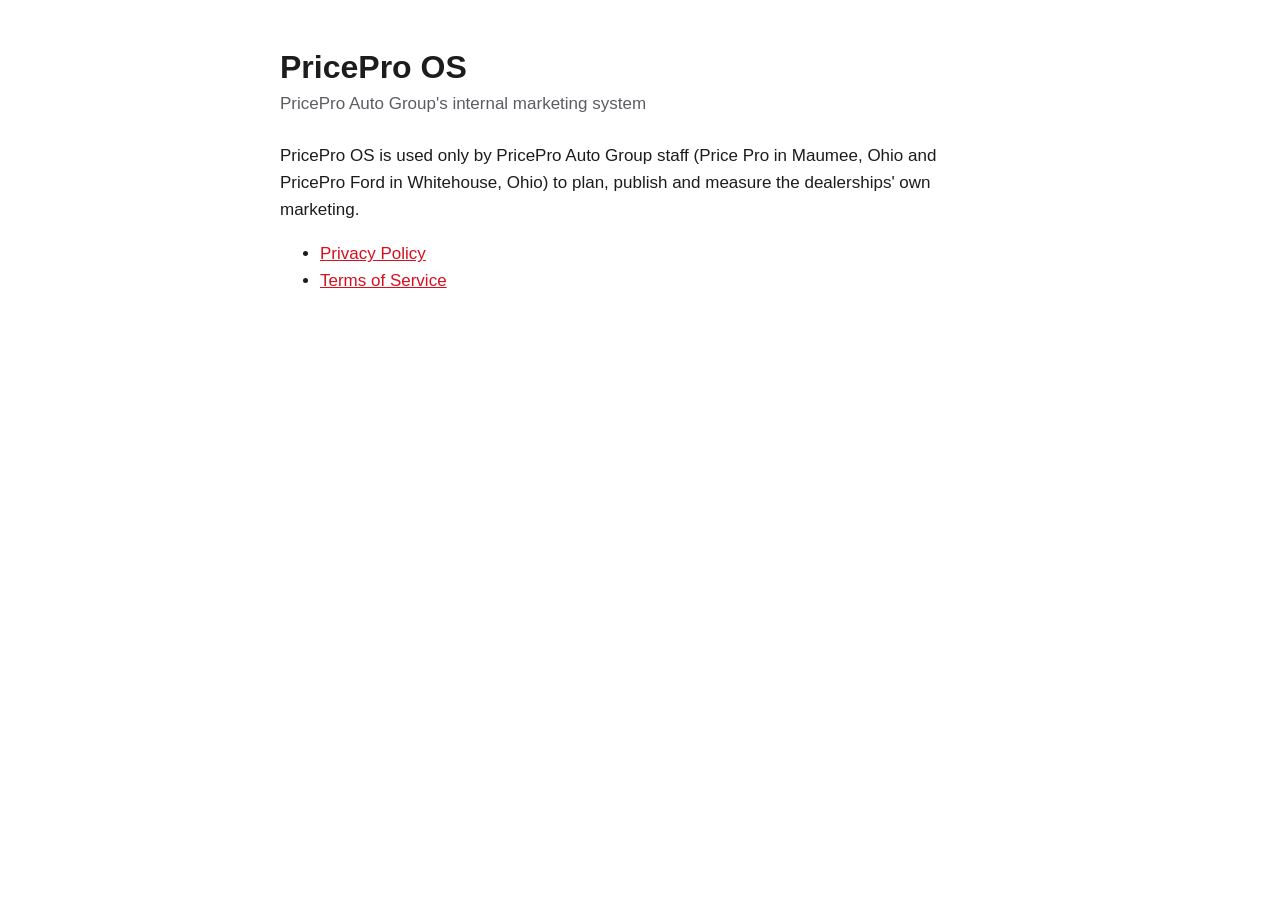
<file: index.html>
<!doctype html>
<html lang="en"><head><meta charset="utf-8"><meta name="viewport" content="width=device-width, initial-scale=1">
<title>PricePro OS</title><link rel="stylesheet" href="style.css"></head>
<body><main>
<h1>PricePro OS</h1>
<p class="meta">PricePro Auto Group's internal marketing system</p>
<p>PricePro OS is used only by PricePro Auto Group staff (Price Pro in Maumee, Ohio and PricePro Ford in Whitehouse, Ohio) to plan, publish and measure the dealerships' own marketing.</p>
<ul><li><a href="privacy.html">Privacy Policy</a></li><li><a href="terms.html">Terms of Service</a></li></ul>
</main></body></html>
</file>
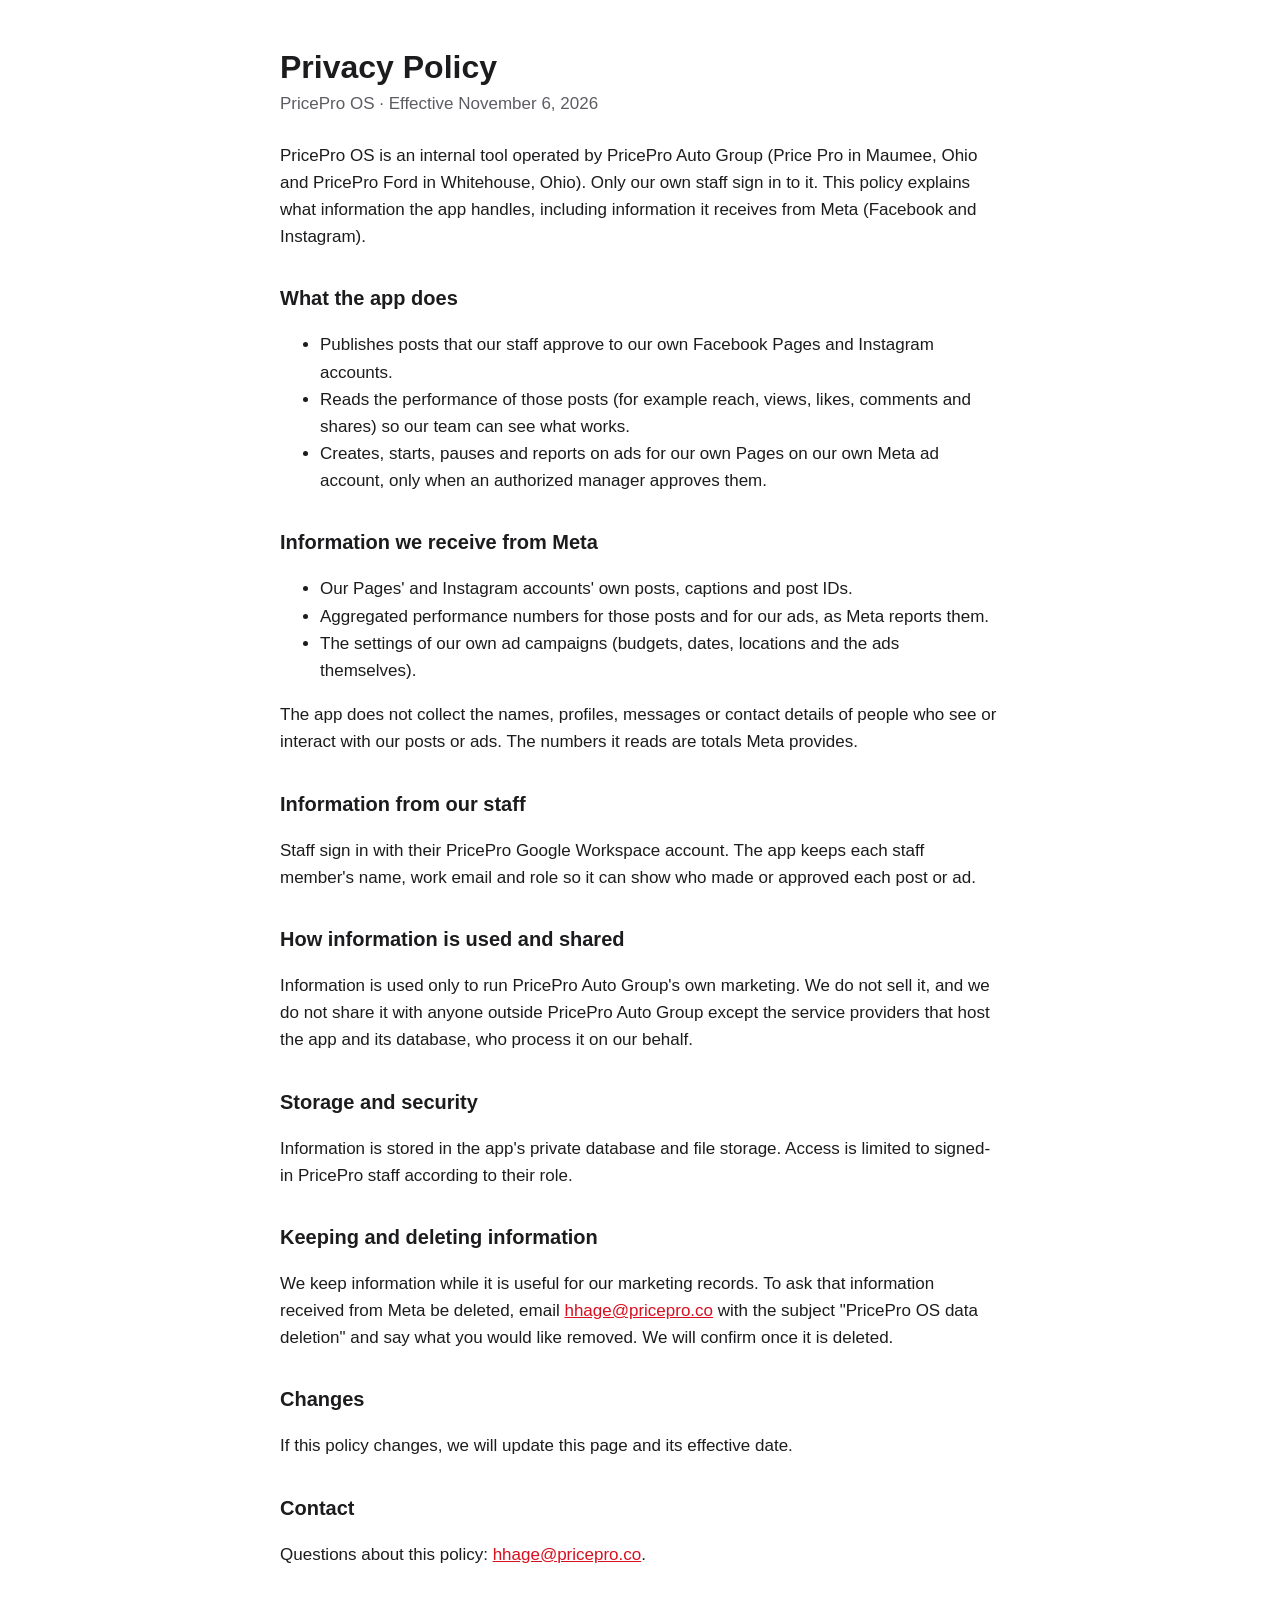
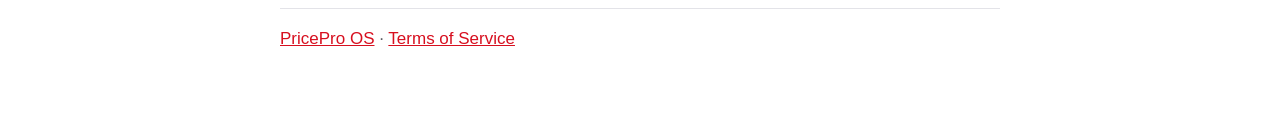
<file: privacy.html>
<!doctype html>
<html lang="en"><head><meta charset="utf-8"><meta name="viewport" content="width=device-width, initial-scale=1">
<title>PricePro OS Privacy Policy</title><link rel="stylesheet" href="style.css"></head>
<body><main>
<h1>Privacy Policy</h1>
<p class="meta">PricePro OS · Effective November 6, 2026</p>

<p>PricePro OS is an internal tool operated by PricePro Auto Group (Price Pro in Maumee, Ohio and PricePro Ford in Whitehouse, Ohio). Only our own staff sign in to it. This policy explains what information the app handles, including information it receives from Meta (Facebook and Instagram).</p>

<h2>What the app does</h2>
<ul>
<li>Publishes posts that our staff approve to our own Facebook Pages and Instagram accounts.</li>
<li>Reads the performance of those posts (for example reach, views, likes, comments and shares) so our team can see what works.</li>
<li>Creates, starts, pauses and reports on ads for our own Pages on our own Meta ad account, only when an authorized manager approves them.</li>
</ul>

<h2>Information we receive from Meta</h2>
<ul>
<li>Our Pages' and Instagram accounts' own posts, captions and post IDs.</li>
<li>Aggregated performance numbers for those posts and for our ads, as Meta reports them.</li>
<li>The settings of our own ad campaigns (budgets, dates, locations and the ads themselves).</li>
</ul>
<p>The app does not collect the names, profiles, messages or contact details of people who see or interact with our posts or ads. The numbers it reads are totals Meta provides.</p>

<h2>Information from our staff</h2>
<p>Staff sign in with their PricePro Google Workspace account. The app keeps each staff member's name, work email and role so it can show who made or approved each post or ad.</p>

<h2>How information is used and shared</h2>
<p>Information is used only to run PricePro Auto Group's own marketing. We do not sell it, and we do not share it with anyone outside PricePro Auto Group except the service providers that host the app and its database, who process it on our behalf.</p>

<h2>Storage and security</h2>
<p>Information is stored in the app's private database and file storage. Access is limited to signed-in PricePro staff according to their role.</p>

<h2>Keeping and deleting information</h2>
<p>We keep information while it is useful for our marketing records. To ask that information received from Meta be deleted, email <a href="mailto:hhage@pricepro.co">hhage@pricepro.co</a> with the subject "PricePro OS data deletion" and say what you would like removed. We will confirm once it is deleted.</p>

<h2>Changes</h2>
<p>If this policy changes, we will update this page and its effective date.</p>

<h2>Contact</h2>
<p>Questions about this policy: <a href="mailto:hhage@pricepro.co">hhage@pricepro.co</a>.</p>

<nav><a href="index.html">PricePro OS</a> · <a href="terms.html">Terms of Service</a></nav>
</main></body></html>
</file>
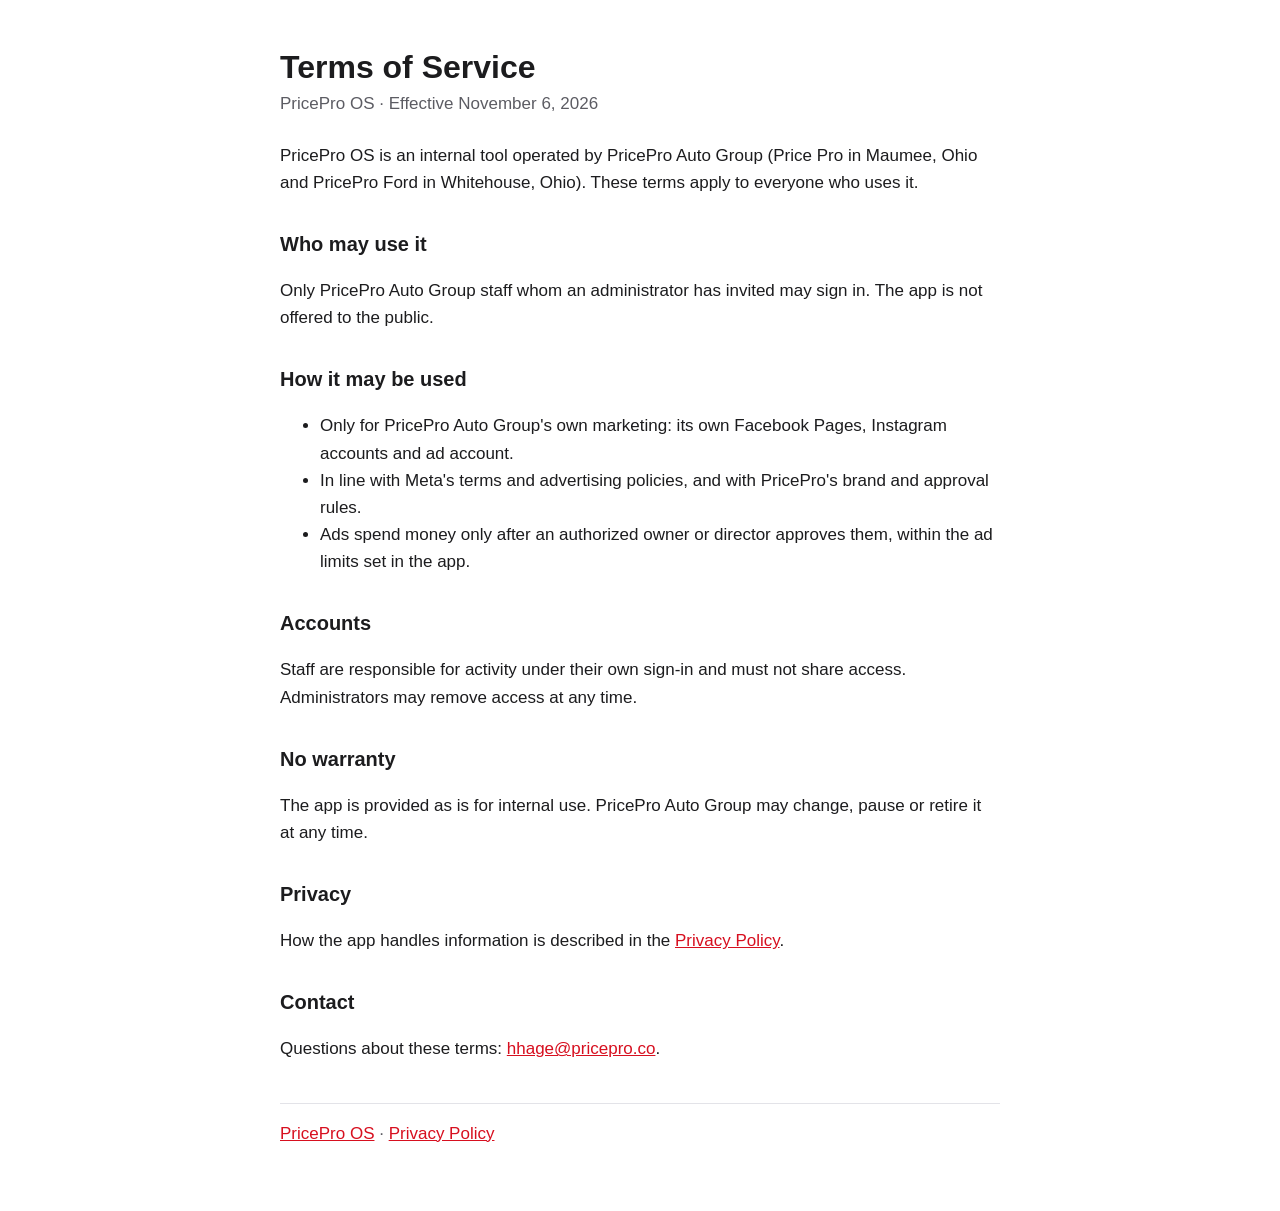
<file: terms.html>
<!doctype html>
<html lang="en"><head><meta charset="utf-8"><meta name="viewport" content="width=device-width, initial-scale=1">
<title>PricePro OS Terms of Service</title><link rel="stylesheet" href="style.css"></head>
<body><main>
<h1>Terms of Service</h1>
<p class="meta">PricePro OS · Effective November 6, 2026</p>

<p>PricePro OS is an internal tool operated by PricePro Auto Group (Price Pro in Maumee, Ohio and PricePro Ford in Whitehouse, Ohio). These terms apply to everyone who uses it.</p>

<h2>Who may use it</h2>
<p>Only PricePro Auto Group staff whom an administrator has invited may sign in. The app is not offered to the public.</p>

<h2>How it may be used</h2>
<ul>
<li>Only for PricePro Auto Group's own marketing: its own Facebook Pages, Instagram accounts and ad account.</li>
<li>In line with Meta's terms and advertising policies, and with PricePro's brand and approval rules.</li>
<li>Ads spend money only after an authorized owner or director approves them, within the ad limits set in the app.</li>
</ul>

<h2>Accounts</h2>
<p>Staff are responsible for activity under their own sign-in and must not share access. Administrators may remove access at any time.</p>

<h2>No warranty</h2>
<p>The app is provided as is for internal use. PricePro Auto Group may change, pause or retire it at any time.</p>

<h2>Privacy</h2>
<p>How the app handles information is described in the <a href="privacy.html">Privacy Policy</a>.</p>

<h2>Contact</h2>
<p>Questions about these terms: <a href="mailto:hhage@pricepro.co">hhage@pricepro.co</a>.</p>

<nav><a href="index.html">PricePro OS</a> · <a href="privacy.html">Privacy Policy</a></nav>
</main></body></html>
</file>
<file: style.css>
:root { color-scheme: light dark; --text: #1c1c1e; --muted: #5c5c63; --bg: #ffffff; --rule: #e3e3e8; }
@media (prefers-color-scheme: dark) { :root { --text: #f2f2f7; --muted: #a1a1aa; --bg: #111113; --rule: #2c2c30; } }
body { margin: 0; background: var(--bg); color: var(--text); font: 17px/1.6 -apple-system, BlinkMacSystemFont, "Segoe UI", Roboto, sans-serif; }
main { max-width: 720px; margin: 0 auto; padding: 48px 16px 64px; }
h1 { font-size: 32px; line-height: 1.2; margin: 0 0 4px; }
h2 { font-size: 20px; margin: 32px 0 8px; }
p, li { color: var(--text); }
.meta { color: var(--muted); margin: 0 0 24px; }
nav { border-top: 1px solid var(--rule); margin-top: 40px; padding-top: 16px; color: var(--muted); }
a { color: #d70f1f; }
</file>
